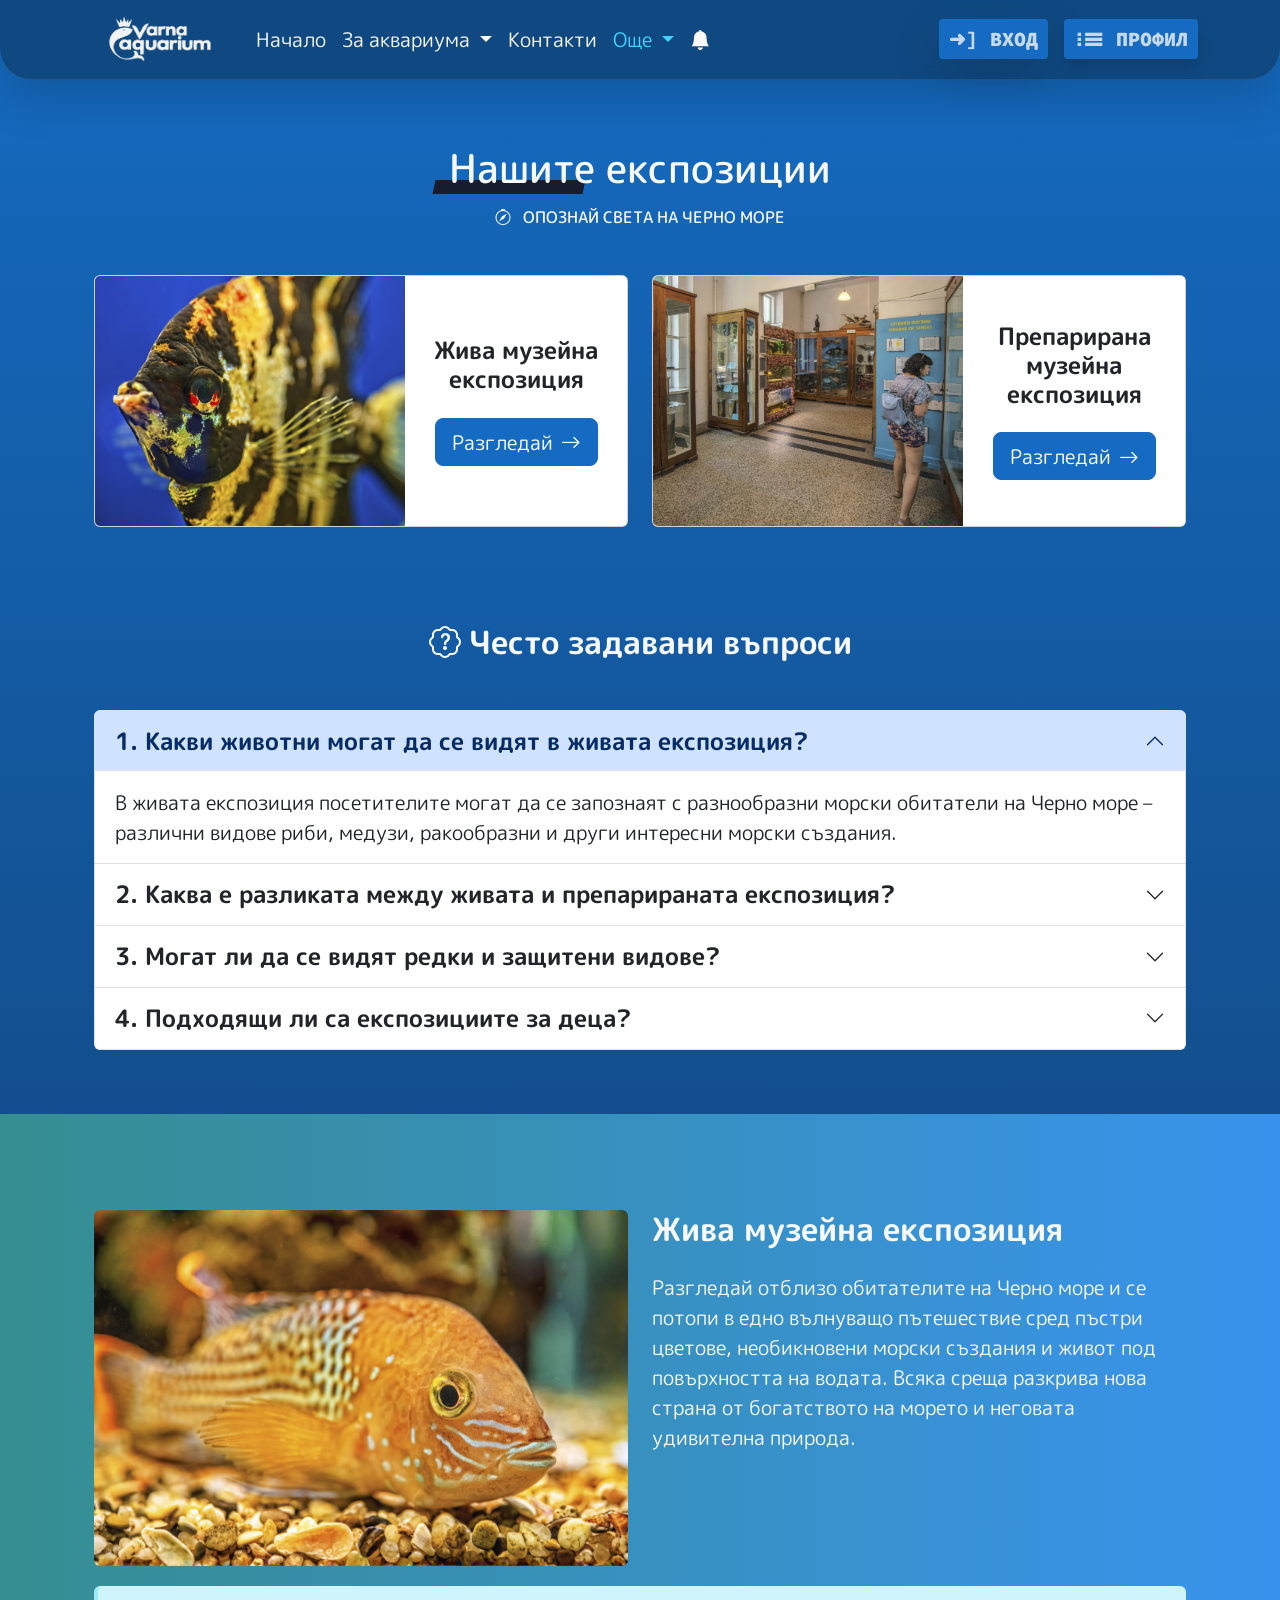
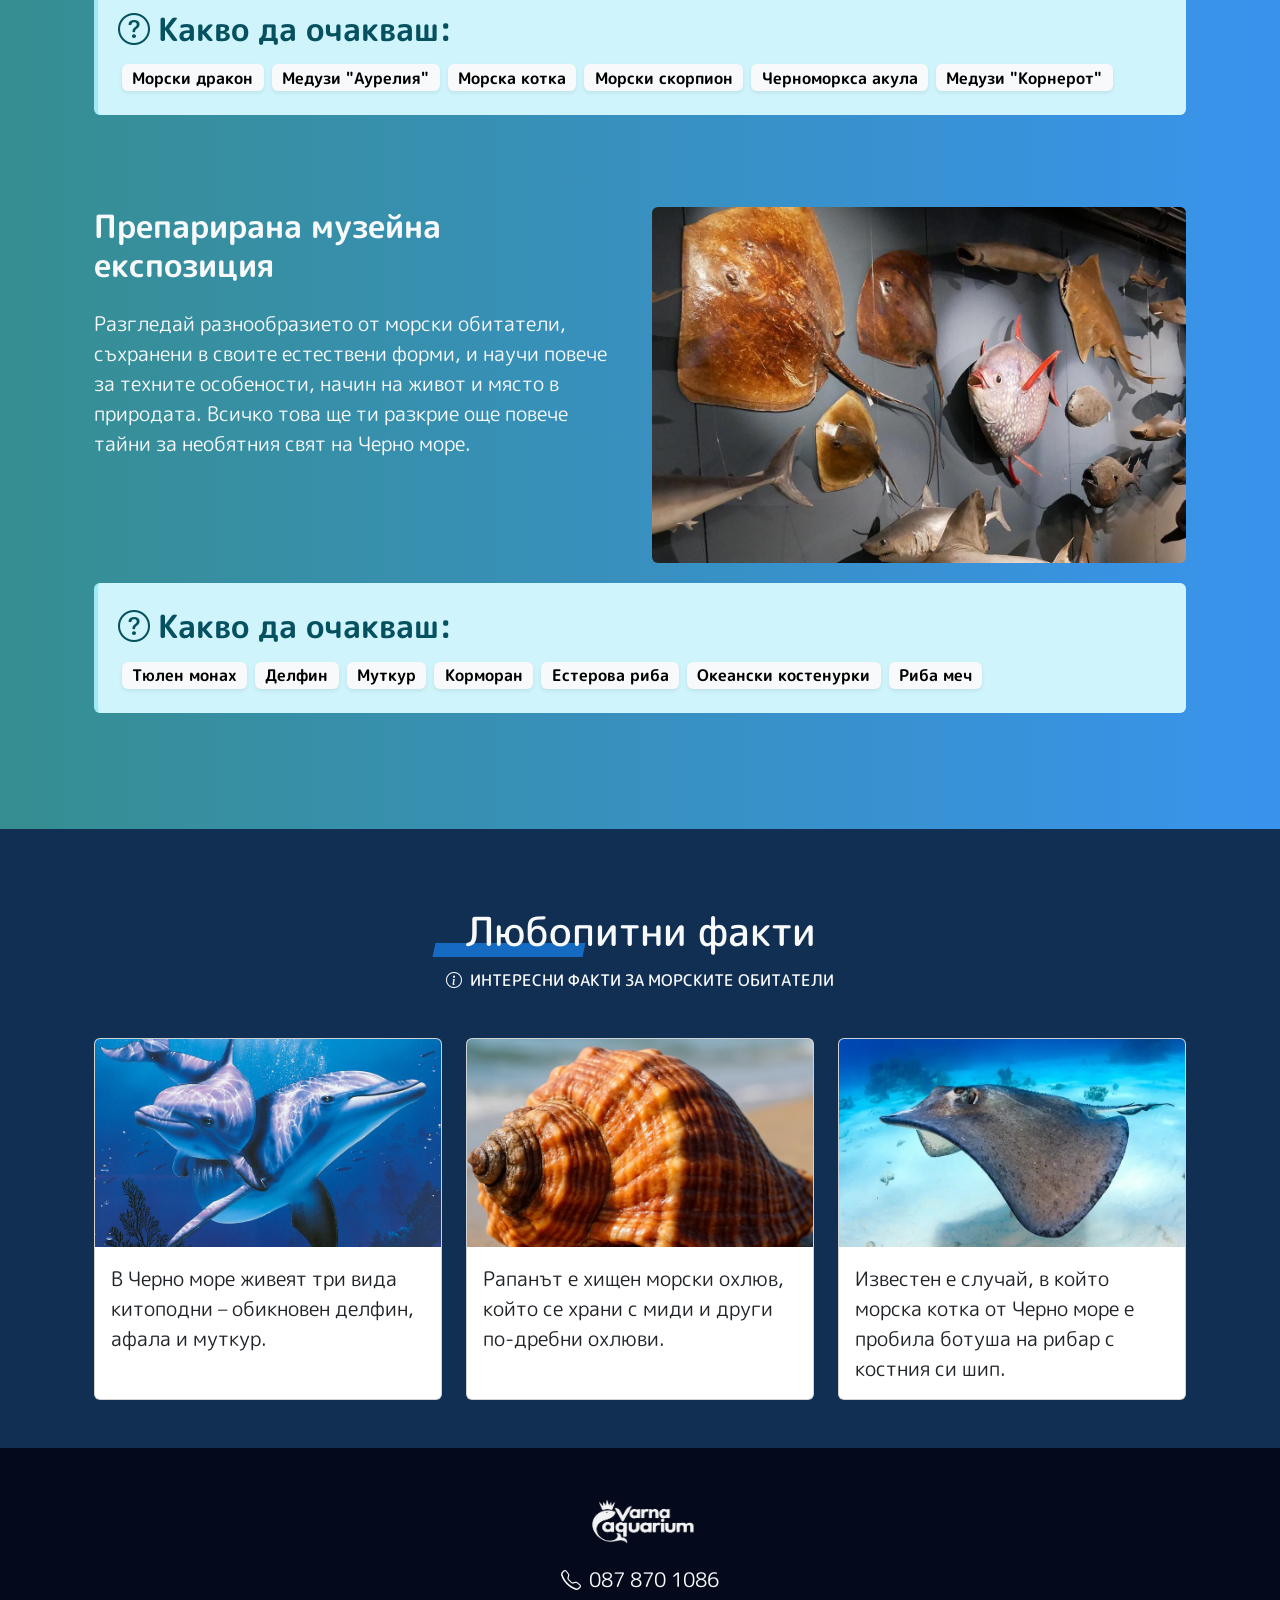
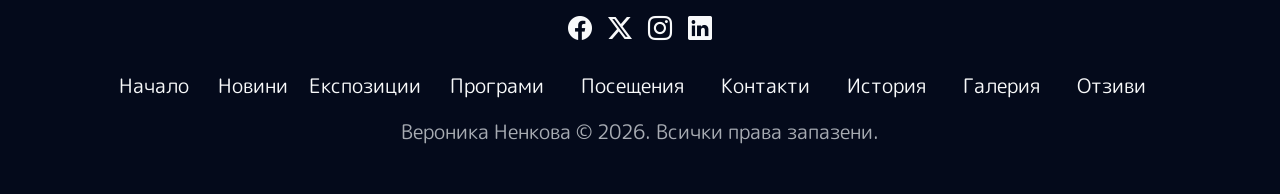
<file: expos.html>
<!doctype html>
<html lang="en">
  <head>
    <meta charset="utf-8">
    <meta name="viewport" content="width=device-width, initial-scale=1">
    <title>VarnaAquarium – Начало</title>
    <link href="https://cdn.jsdelivr.net/npm/bootstrap@5.3.8/dist/css/bootstrap.min.css" rel="stylesheet" integrity="sha384-sRIl4kxILFvY47J16cr9ZwB07vP4J8+LH7qKQnuqkuIAvNWLzeN8tE5YBujZqJLB" crossorigin="anonymous">
    <link rel="stylesheet" href="https://cdn.jsdelivr.net/npm/bootstrap-icons@1.13.2/font/bootstrap-icons.min.css">
    <link rel="icon" href="images/fish.png" type="image/x-icon">
    <link rel="preconnect" href="https://fonts.googleapis.com">
    <link rel="preconnect" href="https://fonts.gstatic.com" crossorigin>
    <link rel="stylesheet" href="style.css" rel="stylesheet">
    <link href="https://fonts.googleapis.com/css2?family=Bricolage+Grotesque:opsz,wght@12..96,200..800&family=M+PLUS+Rounded+1c&family=Montserrat:ital,wght@0,100..900;1,100..900&display=swap" rel="stylesheet">
  </head>
  <body> 
    <header>
      <!-- Navbar -->
      <nav class="navbar navbar-expand-lg navbar-light fixed-top mask-custom shadow-lg rounded rounded-5 rounded-top-0 px-2 py-3 px-sm-0 py-sm-0">
        <div class="container py-3 py-lg-2">
          <a class="navbar-brand" href="index.html"><img src="images/logo-1.webp" alt="Varna Aquarium" width="150px"></a>
          <button 
            class="navbar-toggler text-light" 
            type="button"  
            data-bs-toggle="collapse"
            data-bs-target="#navbarSupportedContent" 
            aria-controls="navbarSupportedContent" 
            aria-expanded="false"
            aria-label="Toggle navigation">
            <i class="bi bi-three-dots"></i>
          </button>
          <div class="collapse navbar-collapse justify-content-between" id="navbarSupportedContent">
            <ul class="navbar-nav me-auto">
              <li class="nav-item">
                <a class="nav-link text-light fs-5" href="index.html#hero">Начало</a>
              </li>
              <li class="nav-item dropdown">
                <a 
                  class="nav-link dropdown-toggle text-light fs-5" 
                  href="#" 
                  role="button" 
                  data-bs-toggle="dropdown" 
                  aria-expanded="false">
                  За аквариума
                </a>
                <ul class="dropdown-menu dropdown-menu-dark dark-menu dropdown-menu-start mt-0 mt-lg-4 mb-3 mb-lg-0 shadow-lg">
                  <li><a class="dropdown-item fs-5 text-light" href="index.html#about">История</a></li>
                  <li><a class="dropdown-item fs-5 text-light" href="index.html#gallery">Галерия</a></li>
                  <li><a class="dropdown-item fs-5 text-light" href="index.html#reviews">Отзиви</a></li>
                </ul>
              </li>
              <li class="nav-item">
                <a class="nav-link text-light fs-5" href="index.html#contacts">Контакти</a>
              </li>
              <li class="nav-item dropdown">
                <a 
                  class="nav-link dropdown-toggle text-light fs-5 active-link" 
                  href="#" 
                  role="button" 
                  data-bs-toggle="dropdown" 
                  aria-expanded="false">
                  Още
                </a>
                <ul class="dropdown-menu dropdown-menu-dark dark-menu dropdown-menu-start mt-0 mt-lg-4 mb-3 mb-lg-0 shadow-lg">
                  <li><a class="dropdown-item fs-5 text-light" href="news.html">Новини</a></li>
                  <li><a class="dropdown-item fs-5 text-light" href="#">Експозиции</a></li>
                  <li><a class="dropdown-item fs-5 text-light" href="#">Програми</a></li>
                  <li><a class="dropdown-item fs-5 text-light" href="#">Посещения</a></li>
                </ul>
              </li>
              <li class="nav-item">
                <a class="nav-link text-light fs-5" href="#" data-bs-toggle="offcanvas" data-bs-target="#offcanvasWithBothOptions" aria-controls="offcanvasWithBothOptions">
                  <i class="bi bi-bell-fill"></i>
                </a>
              </li>
            </ul>
            <div class="d-flex gap-3 mt-3 mt-lg-0">
              <button style="--content: '➜] Вход';"href="https://twitter.com/kamildyrek" class="animated shadow-lg" data-bs-toggle="modal" data-bs-target="#loginModal">
                <div class="left"></div>
                  ➜] Вход
                <div class="right"></div>
              </button>
              <button style="--content: '⫶☰ Профил';"href="https://twitter.com/kamildyrek" class="animated shadow">
                <div class="left"></div>
                  ⫶☰ Профил
                <div class="right"></div>
              </button>
            </div>  
          </div>
        </div>
      </nav>
      <!-- Navbar -->
    </header>

      <!--Section: Design Block-->
      
      <section class="dark-section">
      <!-- <div class="bg-grad2"> -->
        <div class="container pt-5 pb-3 px-4">
            <div class="text-center my-5">
                <h1 class="text-light mb-2 pt-5" id="expos-title">
                    Нашите експозиции
                </h1>
                <div class="h6 text-light">
                    <i class="bi bi-compass pe-2"></i>
                    ОПОЗНАЙ СВЕТА НА ЧЕРНО МОРЕ
                </div>
            </div>
            <div class="row g-4">
                <div class="col-md-6">
                    <div class="card h-100 overflow-hidden">
                        <div class="row g-0 h-100">
                            <div class="col-lg-7">
                                <img src="images/bg-left-col.webp"
                                     class="w-100 h-100 object-fit-cover"
                                     alt="Жива музейна експозиция"
                                     style="min-height: 250px;">
                            </div>
                            <div class="col-lg-5 d-flex align-items-center justify-content-center">
                                <div class="card-body text-center">
                                    <h5 class="card-title fw-bold h4">
                                        Жива музейна експозиция
                                    </h5>
                                    <a href="#expo1"
                                       class="btn btn-primary btn-lg mt-3">
                                        Разгледай<i class="bi bi-arrow-right ps-2"></i>
                                    </a>
                                </div>
                            </div>
                        </div>
                    </div>
                </div>
                <div class="col-md-6">
                    <div class="card h-100 overflow-hidden">
                        <div class="row g-0 h-100">
                            <div class="col-lg-7">
                                <img src="images/bg-right-col.webp"
                                     class="w-100 h-100 object-fit-cover"
                                     alt="Препарирана музейна експозиция"
                                     style="min-height: 250px;">
                            </div>
                            <div class="col-lg-5 d-flex align-items-center justify-content-center">
                                <div class="card-body text-center">
                                    <h5 class="card-title fw-bold h4">
                                        Препарирана музейна експозиция
                                    </h5>
                                    <a href="#expo2"
                                       class="btn btn-primary btn-lg mt-3">
                                        Разгледай<i class="bi bi-arrow-right ps-2"></i>
                                    </a>
                                </div>
                            </div>
                        </div>
                    </div>
                </div>
            </div>
            <h2 class="h2 mb-4 fw-bold mt-5 pt-5 pb-4 text-light text-center"><i class="bi bi-patch-question pe-2"></i>Често задавани въпроси</h2>
            <div class="accordion mt-4 mb-5" id="accordionExample">
              <div class="accordion-item">
                <h2 class="accordion-header">
                  <button class="accordion-button fs-4 fw-semibold" type="button" data-bs-toggle="collapse" data-bs-target="#collapseOne" aria-expanded="true" aria-controls="collapseOne">
                    1. Какви животни могат да се видят в живата експозиция?
                  </button>
                </h2>
                <div id="collapseOne" class="accordion-collapse collapse show" data-bs-parent="#accordionExample">
                  <div class="accordion-body fs-5">
                    В живата експозиция посетителите могат да се запознаят с разнообразни морски обитатели на Черно море – различни видове риби, медузи, ракообразни и други интересни морски създания.
                  </div>
                </div>
              </div>
              <div class="accordion-item">
                <h2 class="accordion-header">
                  <button class="accordion-button collapsed fs-4 fw-semibold" type="button" data-bs-toggle="collapse" data-bs-target="#collapseTwo" aria-expanded="false" aria-controls="collapseTwo">
                    2. Каква е разликата между живата и препарираната експозиция?
                  </button>
                </h2>
                <div id="collapseTwo" class="accordion-collapse collapse" data-bs-parent="#accordionExample">
                  <div class="accordion-body fs-5">
                    Живата експозиция представя морските обитатели в тяхната естествена среда, докато препарираната експозиция позволява да се разгледат отблизо техните външни особености, форма и структура.
                  </div>
                </div>
              </div>
              <div class="accordion-item">
                <h2 class="accordion-header">
                  <button class="accordion-button collapsed fs-4 fw-semibold" type="button" data-bs-toggle="collapse" data-bs-target="#collapseThree" aria-expanded="false" aria-controls="collapseThree">
                    3. Могат ли да се видят редки и защитени видове?
                  </button>
                </h2>
                <div id="collapseThree" class="accordion-collapse collapse" data-bs-parent="#accordionExample">
                  <div class="accordion-body fs-5">
                    Да, препарираната експозиция може да представя и редки или защитени видове, които имат важно значение за биоразнообразието на Черно море.
                  </div>
                </div>
              </div>
              <div class="accordion-item">
                <h2 class="accordion-header">
                  <button class="accordion-button collapsed fs-4 fw-semibold" type="button" data-bs-toggle="collapse" data-bs-target="#collapseFour" aria-expanded="false" aria-controls="collapseFour">
                    4. Подходящи ли са експозициите за деца?
                  </button>
                </h2>
                <div id="collapseFour" class="accordion-collapse collapse" data-bs-parent="#accordionExample">
                  <div class="accordion-body fs-5">
                    Разбира се! Експозициите предлагат интересна възможност за децата да научат повече за морския свят, неговите обитатели и необходимостта от опазване на природата.
                  </div>
                </div>
              </div>
            </div>
          </div>
        <!-- </div> -->
        <div class="bg-grad2">
          <div class="container py-5 px-4">
            <div class="row pb-4 pt-5 mb-lg-5 text-light align-items-start justify-content-center" id="expo1">
              <div class="col-lg-6 mb-4 mb-lg-0">
                <h2 class="h2 pb-5 fw-bold mt-4 mt-lg-0 d-lg-none text-center">Жива музейна експозиция</h2>
                <img src="images/expos1.webp" alt="Жива музейна експозиция" class="img-fluid rounded">
              </div>
              <div class="col-lg-6">
                <h2 class="h2 mb-4 fw-bold mt-4 mt-lg-0 d-none d-lg-block">Жива музейна експозиция</h2>
                <div class="fs-5 mb-lg-4 pb-lg-4" >
                  Разгледай отблизо обитателите на Черно море и се потопи в едно вълнуващо пътешествие сред пъстри цветове, необикновени морски създания и живот под повърхността на водата. Всяка среща разкрива нова страна от богатството на морето и неговата удивителна природа.
                </div>
                <div class="bd-callout bd-callout-info rounded py-4 d-none d-xxl-block">
                  <div class="h2 fw-bold mb-3"><i class="bi bi-question-circle pe-2"></i>Какво да очакваш:</div>
                  <div class="row gap-2 px-3">
                    <span class="badge text-bg-light fs-6 w-auto shadow-sm">Морски дракон</span>
                    <span class="badge text-bg-light fs-6 w-auto shadow-sm">Медузи "Аурелия"</span>
                    <span class="badge text-bg-light fs-6 w-auto shadow-sm">Морска котка</span>
                    <span class="badge text-bg-light fs-6 w-auto shadow-sm">Морски скорпион</span>
                    <span class="badge text-bg-light fs-6 w-auto shadow-sm">Черноморкса акула</span>
                    <span class="badge text-bg-light fs-6 w-auto shadow-sm">Медузи "Корнерот"</span>
                  </div>
                </div>
              </div>
              <div class="col-12 d-xxl-none">
                  <div class="bd-callout bd-callout-info rounded py-4">
                  <div class="h2 fw-bold mb-3"><i class="bi bi-question-circle pe-2"></i>Какво да очакваш:</div>
                  <div class="row gap-2 px-3">
                    <span class="badge text-bg-light fs-6 w-auto shadow-sm">Морски дракон</span>
                    <span class="badge text-bg-light fs-6 w-auto shadow-sm">Медузи "Аурелия"</span>
                    <span class="badge text-bg-light fs-6 w-auto shadow-sm">Морска котка</span>
                    <span class="badge text-bg-light fs-6 w-auto shadow-sm">Морски скорпион</span>
                    <span class="badge text-bg-light fs-6 w-auto shadow-sm">Черноморкса акула</span>
                    <span class="badge text-bg-light fs-6 w-auto shadow-sm">Медузи "Корнерот"</span>
                  </div>
                </div>
              </div>
            </div>
            <div class="row pb-5 text-light align-items-start justify-content-center" id="expo2">
              <div class="col-lg-6">
                <h2 class="h2 mb-4 fw-bold mt-4 mt-lg-0 d-none d-lg-block">Препарирана музейна експозиция</h2>
                <div class="fs-5 mb-lg-4 pb-lg-4 d-none d-lg-block" >
                  Разгледай разнообразието от морски обитатели, съхранени в своите естествени форми, и научи повече за техните особености, начин на живот и място в природата. Всичко това ще ти разкрие още повече тайни за необятния свят на Черно море.
                </div>
                <div class="bd-callout bd-callout-info rounded py-4 d-none d-xxl-block">
                  <div class="h2 fw-bold mb-3"><i class="bi bi-question-circle pe-2"></i>Какво да очакваш:</div>
                  <div class="row gap-2 px-3">
                    <span class="badge text-bg-light fs-6 w-auto shadow-sm">Тюлен монах</span>
                    <span class="badge text-bg-light fs-6 w-auto shadow-sm">Делфин</span>
                    <span class="badge text-bg-light fs-6 w-auto shadow-sm">Муткур</span>
                    <span class="badge text-bg-light fs-6 w-auto shadow-sm">Корморан</span>
                    <span class="badge text-bg-light fs-6 w-auto shadow-sm">Естерова риба</span>
                    <span class="badge text-bg-light fs-6 w-auto shadow-sm">Океански костенурки</span>
                    <span class="badge text-bg-light fs-6 w-auto shadow-sm">Риба меч</span>
                  </div>
                </div>
              </div>
              <div class="col-lg-6 mb-4 mb-lg-0">
                <h2 class="h2 pb-5 fw-bold mt-4 mt-lg-0 d-lg-none text-center">Препарирана музейна експозиция</h2>
                <img src="images/expos2.webp" alt="Препарирана музейна експозиция" class="img-fluid rounded">
              </div>
              <div class="col-12 d-xxl-none">
                <div class="fs-5 mb-lg-4 pb-lg-4 d-lg-none" >
                  Разгледай разнообразието от морски обитатели, съхранени в своите естествени форми, и научи повече за техните особености, начин на живот и място в природата. Всичко това ще ти разкрие още повече тайни за необятния свят на Черно море.
                </div>
                  <div class="bd-callout bd-callout-info rounded py-4">
                  <div class="h2 fw-bold mb-3"><i class="bi bi-question-circle pe-2"></i>Какво да очакваш:</div>
                  <div class="row gap-2 px-3">
                    <span class="badge text-bg-light fs-6 w-auto shadow-sm">Тюлен монах</span>
                    <span class="badge text-bg-light fs-6 w-auto shadow-sm">Делфин</span>
                    <span class="badge text-bg-light fs-6 w-auto shadow-sm">Муткур</span>
                    <span class="badge text-bg-light fs-6 w-auto shadow-sm">Корморан</span>
                    <span class="badge text-bg-light fs-6 w-auto shadow-sm">Естерова риба</span>
                    <span class="badge text-bg-light fs-6 w-auto shadow-sm">Океански костенурки</span>
                    <span class="badge text-bg-light fs-6 w-auto shadow-sm">Риба меч</span>
                  </div>
                </div>
              </div>
            </div>  
        </div>
      </div>
      </section>
      <div class="bg-navy1">
        <div class="container text-light py-5 px-4">
          <h2 class="h1 text-center mb-2" id="facts-title">Любопитни факти</h2>
          <div class="h6 text-center mb-5"><i class="bi bi-info-circle pe-2"></i>ИНТЕРЕСНИ ФАКТИ ЗА МОРСКИТЕ ОБИТАТЕЛИ</div>
          <div class="row g-4 align-items-stretch">
            <div class="col-lg-4">
              <div class="card h-100">
                <img src="images/faq1.webp" class="card-img-top" alt="делфини">
                <div class="card-body">
                  <p class="card-text fs-5">В Черно море живеят три вида китоподни – обикновен делфин, афала и муткур.</p>
                </div>
              </div>
            </div>
            <div class="col-lg-4">
              <div class="card h-100">
                <img src="images/faq2.webp" class="card-img-top" alt="рапан">
                <div class="card-body">
                  <p class="card-text fs-5">Рапанът е хищен морски охлюв, който се храни с миди и други по-дребни охлюви.</p>
                </div>
              </div>
            </div>
            <div class="col-lg-4">
              <div class="card h-100">
                <img src="images/faq3.webp" class="card-img-top" alt="морска котка">
                <div class="card-body fs-5">
                  <p class="card-text">Известен е случай, в който морска котка от Черно море е пробила ботуша на рибар с костния си шип.</p>
                </div>
              </div>
            </div>
          </div>
        </div>
      </div>
    <main>
      
    </main>
    <footer class="bg-navy text-light mt-auto py-5" data-bs-theme="dark">
      <div class="container text-center">
        <a class="" href="index.html"><img src="images/logo-1.webp" alt="Varna Aquarium" width="150px"></a>
        <div class="mt-3 fs-5"><i class="bi bi-telephone pe-2"></i>087 870 1086</div>
        <div class="d-flex justify-content-center gap-3 mb-4 fs-4 mt-3">
          <a class="link-light" href="#" aria-label="Facebook"><i class="bi bi-facebook"></i></a>
          <a class="link-light" href="#" aria-label="X (Twitter)"><i class="bi bi-twitter-x"></i></a>
          <a class="link-light" href="#" aria-label="Instagram"><i class="bi bi-instagram"></i></a>
          <a class="link-light" href="#" aria-label="LinkedIn"><i class="bi bi-linkedin"></i></a>
        </div>
        <ul class="list-inline mb-3 fs-5 d-none d-lg-block">
          <li class="list-inline-item"><a class="link-light text-decoration-none" href="index.html#hero">Начало</a></li>
          <li class="list-inline-item mx-3"><a class="link-light text-decoration-none" href="news.html">Новини</a></li>
          <li class="list-inline-item"><a class="link-light text-decoration-none" href="expos.html">Експозиции</a></li>
          <li class="list-inline-item mx-3"><a class="link-light text-decoration-none" href="#">Програми</a></li>
          <li class="list-inline-item mx-3"><a class="link-light text-decoration-none" href="#">Посещения</a></li>
          <li class="list-inline-item mx-3"><a class="link-light text-decoration-none" href="index.html#contacts">Контакти</a></li>
          <li class="list-inline-item mx-3"><a class="link-light text-decoration-none" href="index.html#about">История</a></li>
          <li class="list-inline-item mx-3"><a class="link-light text-decoration-none" href="index.html#gallery">Галерия</a></li>
          <li class="list-inline-item mx-3"><a class="link-light text-decoration-none" href="index.html#reviews">Отзиви</a></li>
        </ul>
        <div class="row d-lg-none mb-4">
          <div class="col-6 col-sm-4 mb-3"><a class="link-light text-decoration-none" href="index.html#hero">Начало</a></div>
          <div class="col-6 col-sm-4 mb-3"><a class="link-light text-decoration-none" href="news.html">Новини</a></div>
          <div class="col-6 col-sm-4 mb-3"><a class="link-light text-decoration-none" href="expos.html">Експозиции</a></div>
          <div class="col-6 col-sm-4 mb-3"><a class="link-light text-decoration-none" href="#">Програми</a></div>
          <div class="col-6 col-sm-4 mb-3"><a class="link-light text-decoration-none" href="#">Посещения</a></div>
          <div class="col-6 col-sm-4 mb-3"><a class="link-light text-decoration-none" href="index.html#contacts">Контакти</a></div>
          <div class="col-6 col-sm-4 mb-3"><a class="link-light text-decoration-none" href="index.html#about">История</a></div>
          <div class="col-6 col-sm-4 mb-3"><a class="link-light text-decoration-none" href="index.html#gallery">Галерия</a></div>
          <div class="col-6 col-sm-4"><a class="link-light text-decoration-none" href="index.html#reviews">Отзиви</a></div>
        </div>
        <span class="text-body-secondary fs-5">Вероника Ненкова &copy; 2026. Всички права запазени.</span>
      </div>
    </footer>


    <div class="offcanvas offcanvas-start border-white rounded rounded-5 rounded-start-0" data-bs-scroll="true" tabindex="-1" id="offcanvasWithBothOptions" aria-labelledby="offcanvasWithBothOptionsLabel">
      <div class="offcanvas-header">
        <h5 class="offcanvas-title h3 text-light" id="offcanvasWithBothOptionsLabel"><i class="bi bi-bell-fill pe-2"></i>Моите известия</h5>
        <button type="button" class="btn-close btn-close-white" data-bs-dismiss="offcanvas" aria-label="Close"></button>
      </div>
      <div class="offcanvas-body">
        <div class="card mb-3">
          <div class="card-body fw-semibold">
            Благодарим ти за оставения отзив! Твоето мнение е важно за нас.
          </div>
          <div class="card-footer text-end">
            <small class="fw-semibold">От Администратор, 20.11.2026 г.</small>
          </div>
        </div>
        <div class="card mb-3">
          <div class="card-body fw-semibold">
            Беше извършено влизане във твоя профил от ново устройство. Ако това си бил ти, не е нужно да предприемаш никакви действия.
          </div>
          <div class="card-footer text-end">
            <small class="fw-semibold">От Система, 16.11.2026 г.</small>
          </div>
        </div>
        <div class="card">
          <div class="card-body fw-semibold">
            Добре дошъл на борда на VarnaAquarium! Можеш лесно да преглеждаш историята на своите посещения, наличните си ваучери, както и да ни изпращаш снимки през твоя профил.
          </div>
          <div class="card-footer text-end">
            <small class="fw-semibold">От Система, 14.11.2026 г.</small>
          </div>
        </div>
      </div>
    </div>

    <div class="modal fade" id="loginModal" tabindex="-1">
    <div class="modal-dialog">
      <div class="modal-content fs-5">
        <div class="modal-header grad-modal">
          <h5 class="modal-title text-light fw-bold">Данни за вход</h5>
          <button type="button" class="btn-close btn-close-white" data-bs-dismiss="modal"></button>
        </div>
        <div class="modal-body">
          <form>
            <div class="container">
            <div class="mb-3">
              <label class="form-label">Имейл адрес</label>
              <div class="input-group">
                <input type="email" class="form-control fw-semibold" placeholder="Въведи своя имейл адрес">
                <span class="input-group-text">
                    <i class="bi bi-envelope"></i>
                  </span>
              </div>
            </div>
            <div class="mb-3">
              <label class="form-label">Парола</label>
              <div class="input-group">
                <input type="password" class="form-control fw-semibold" placeholder="Въведи своята парола">
                <span class="input-group-text password-toggle">
                   <i class="bi bi-lock"></i>
                  </span>
              </div>
            </div>
            <div class="form-check">
              <div class="row justify-content-between">
                <div class="col-6">
                  <input type="checkbox" class="form-check-input" id="remember">
                  <label class="form-check-label" for="remember">Запомни ме</label>
                </div>
                <div class="col-6 text-end">
                  <a href="#" class="text-decoration-none">Забравена парола?</a>
                </div>
              </div>
            </div>
            <button type="submit" class="btn btn-primary w-100 fs-5 my-3 fw-bold"><i class="bi bi-box-arrow-in-right pe-2"></i>ВПИШИ СЕ</button>
            <div class="text-center mb-3">
              <span>или влез с</span>
            </div>
            <div class="d-flex gap-2 justify-content-center">
                <button type="button" class="btn btn-outline-primary fw-semibold">
                  <i class="bi bi-google pe-2"></i>Google
                </button>
                <button type="button" class="btn btn-outline-primary fw-semibold">
                  <i class="bi bi-facebook pe-2"></i>Facebook
                </button>
            </div>
            <div class="register-link text-center mt-3">
              Нямаш акаунт? <a href="#" class="text-decoration-none" data-bs-toggle="modal" data-bs-target="#regModal">Регистрирай се сега!</a>
            </div>
          </div>
          </form>
        </div>
      </div>
    </div>
  </div>

  <div class="modal fade" id="regModal" tabindex="-1">
    <div class="modal-dialog">
      <div class="modal-content fs-5">
        <div class="modal-header grad-modal">
          <h5 class="modal-title text-light fw-bold">Регистрация</h5>
          <button type="button" class="btn-close btn-close-white" data-bs-dismiss="modal"></button>
        </div>
        <div class="modal-body">
          <form>
            <div class="container">
            <div class="mb-3">
              <label class="form-label">Имейл адрес</label>
              <div class="input-group">
                <input type="email" class="form-control fw-semibold" placeholder="Въведи своя имейл адрес">
                <span class="input-group-text">
                    <i class="bi bi-envelope"></i>
                  </span>
              </div>
            </div>
            <div class="mb-3">
              <label class="form-label">Парола</label>
              <div class="input-group">
                <input type="password" class="form-control fw-semibold" placeholder="Въведи своята парола">
                <span class="input-group-text password-toggle">
                   <i class="bi bi-lock"></i>
                  </span>
              </div>
            </div>
            <div class="mb-3">
              <label class="form-label">Повтори паролата</label>
              <div class="input-group">
                <input type="password" class="form-control fw-semibold" placeholder="Повтори своята парола">
                <span class="input-group-text password-toggle">
                   <i class="bi bi-shield-lock"></i>
                  </span>
              </div>
            </div>
            <button type="submit" class="btn btn-primary w-100 fs-5 my-3 fw-bold"><i class="bi bi-person-plus pe-2"></i>РЕГИСТРИРАЙ СЕ</button>
            <div class="alert alert-info small fs-6 fw-semibold"><i class="bi bi-exclamation-triangle pe-2"></i>След регистрация ще ти бъде изпратен имейл с линк за потвърждение. Последвай линка и ще имаш пълен достъп до акаунта си!</div>
            <div class="register-link text-center mt-3">
              Вече имаш акаунт? <a href="#" class="text-decoration-none" data-bs-toggle="modal" data-bs-target="#loginModal">Влез сега!</a>
            </div>
          </div>
          </form>
        </div>
      </div>
    </div>
  </div>
    <script src="https://cdn.jsdelivr.net/npm/bootstrap@5.3.8/dist/js/bootstrap.bundle.min.js" integrity="sha384-FKyoEForCGlyvwx9Hj09JcYn3nv7wiPVlz7YYwJrWVcXK/BmnVDxM+D2scQbITxI" crossorigin="anonymous"></script>
    <script>
        const fishes = document.querySelectorAll('.fishes, .fish-extra');

        fishes.forEach((fish, index) => {
            let start = performance.now();

            function swim(time) {
                const elapsed = (time - start) / 1000;
                const speed = index === 0 ? 1 : 1.3;
                const distance = index === 0 ? 8 : 12;

                const x = Math.sin(elapsed * speed) * distance;
                const y = Math.cos(elapsed * speed * 0.7) * 6;
                const rotation = Math.sin(elapsed * speed) * 3;

                fish.style.transform =
                    `translate(${x}px, ${y}px) rotate(${rotation}deg)`;

                requestAnimationFrame(swim);
            }

            requestAnimationFrame(swim);
        });

        document.querySelectorAll('.fish-img').forEach(img => {
          let original = img.src;

          img.addEventListener('mouseenter', (e) => {
            e.target.src = e.target.dataset.img;
          });

          img.addEventListener('mouseleave', (e) => {
            e.target.src = original;
          });
        });

    </script>
  </body>
</html>
</file>
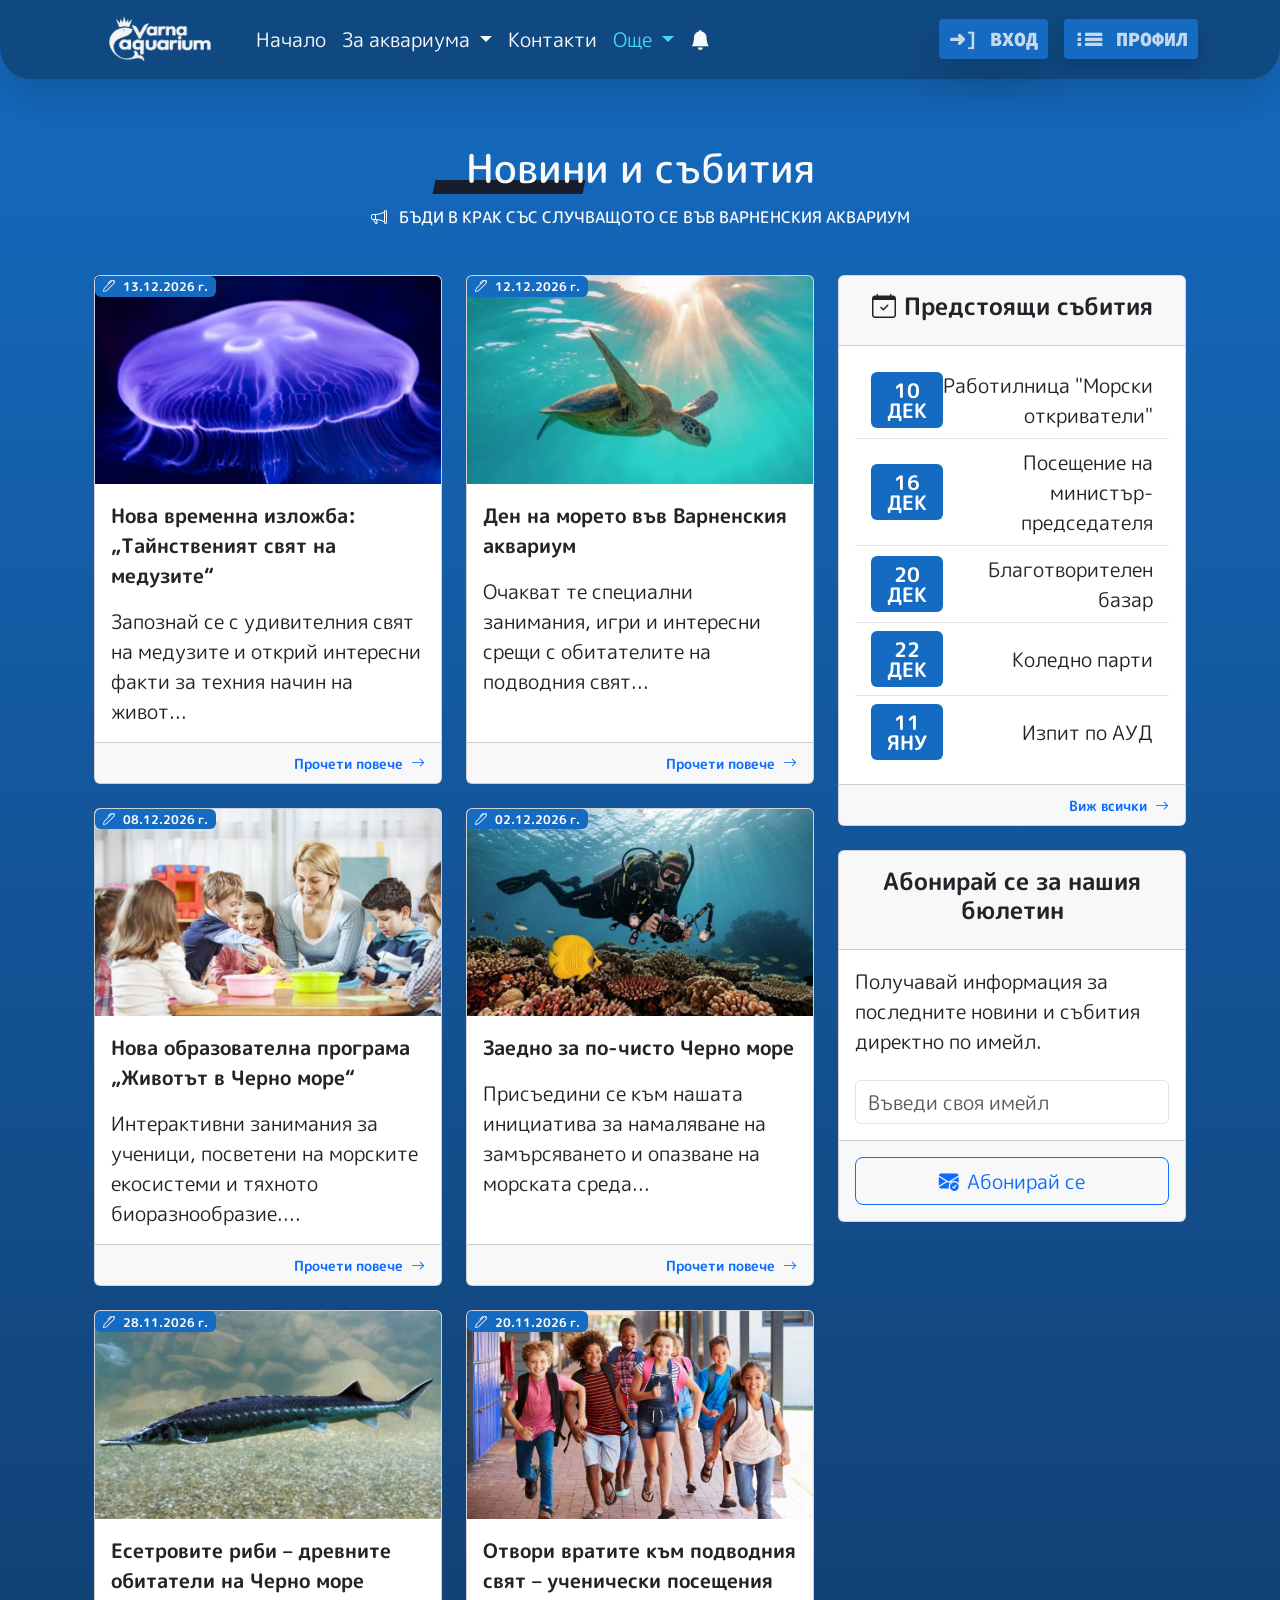
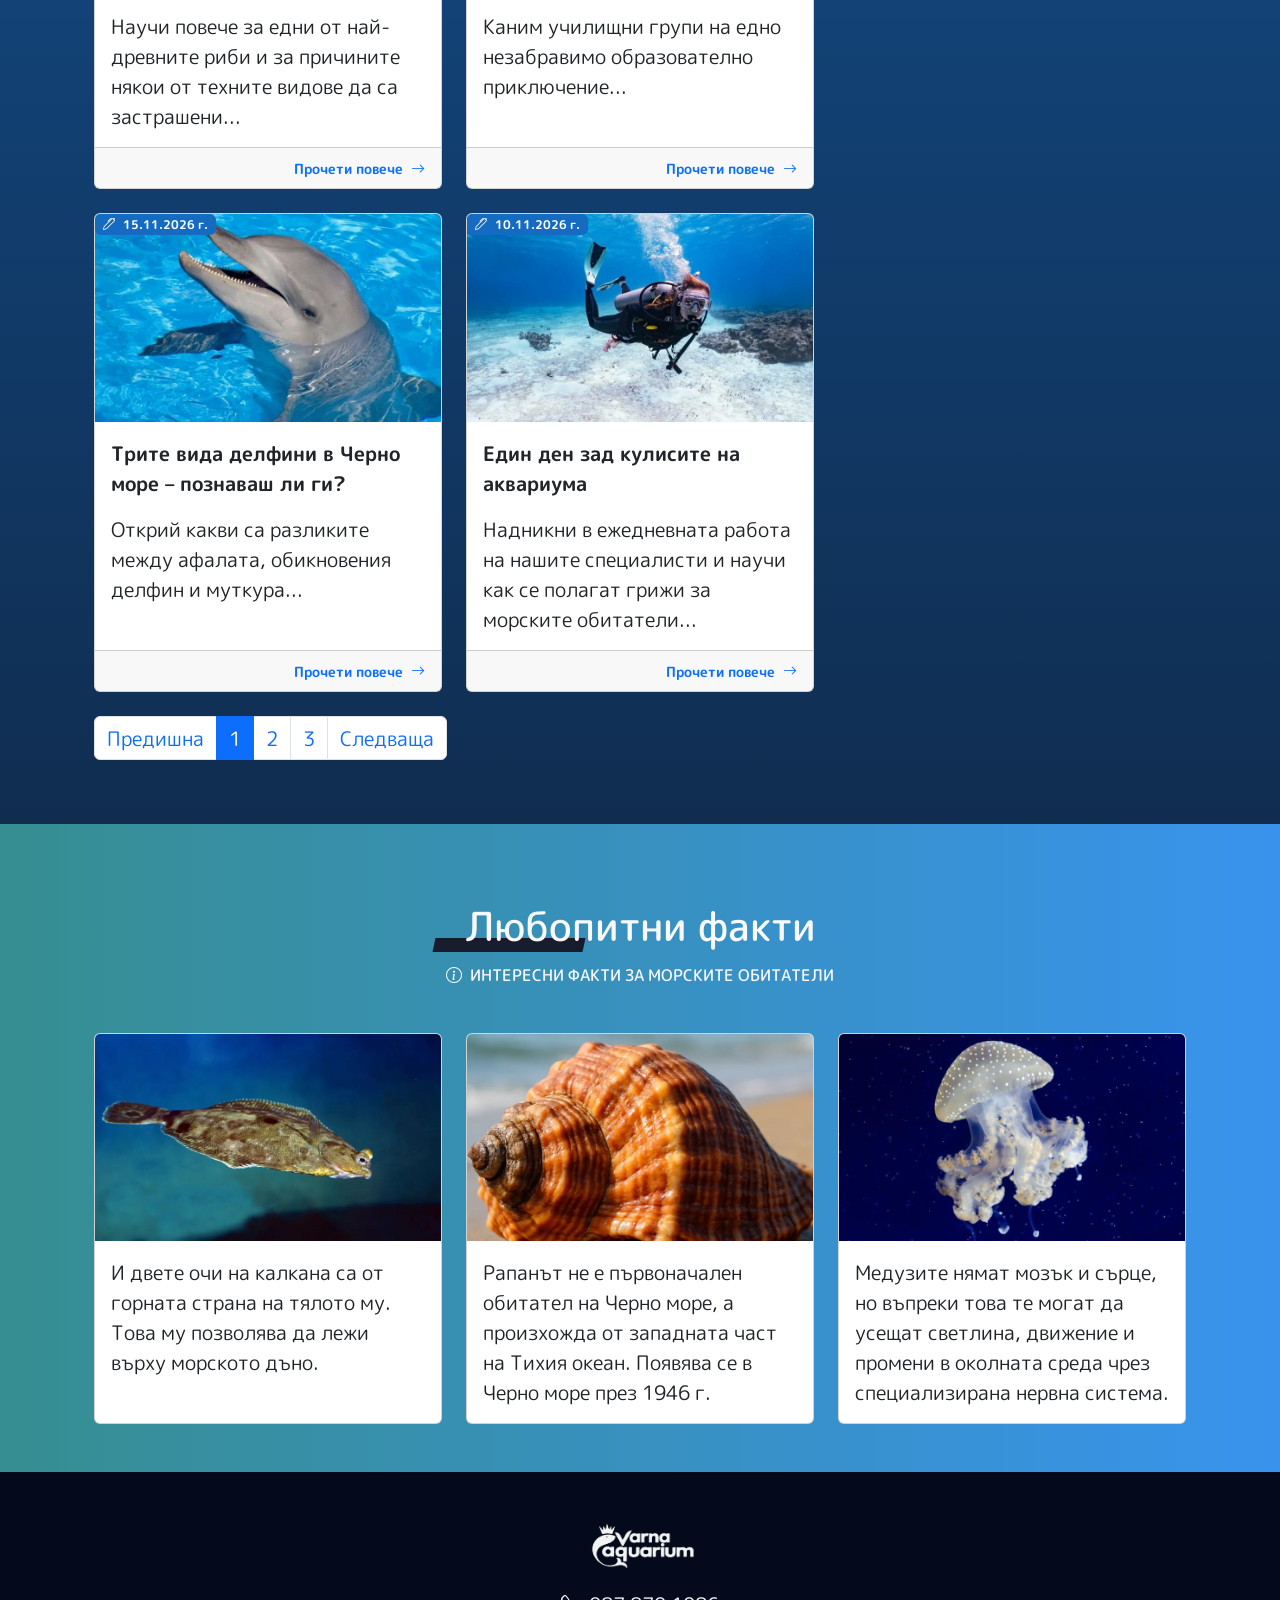
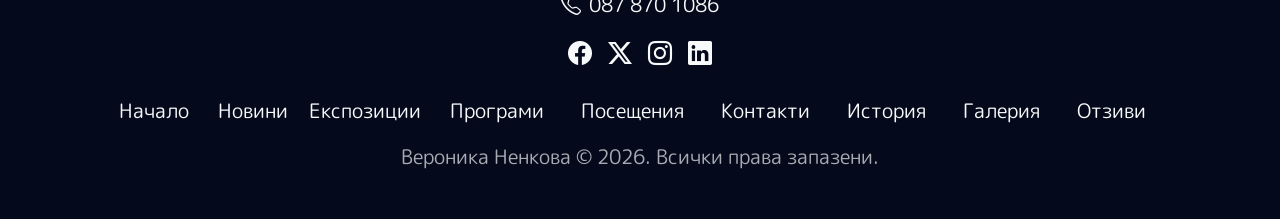
<file: news.html>
<!doctype html>
<html lang="en">
  <head>
    <meta charset="utf-8">
    <meta name="viewport" content="width=device-width, initial-scale=1">
    <title>VarnaAquarium – Начало</title>
    <link href="https://cdn.jsdelivr.net/npm/bootstrap@5.3.8/dist/css/bootstrap.min.css" rel="stylesheet" integrity="sha384-sRIl4kxILFvY47J16cr9ZwB07vP4J8+LH7qKQnuqkuIAvNWLzeN8tE5YBujZqJLB" crossorigin="anonymous">
    <link rel="stylesheet" href="https://cdn.jsdelivr.net/npm/bootstrap-icons@1.13.2/font/bootstrap-icons.min.css">
    <link rel="icon" href="images/fish.png" type="image/x-icon">
    <link rel="preconnect" href="https://fonts.googleapis.com">
    <link rel="preconnect" href="https://fonts.gstatic.com" crossorigin>
    <link rel="stylesheet" href="style.css" rel="stylesheet">
    <link href="https://fonts.googleapis.com/css2?family=Bricolage+Grotesque:opsz,wght@12..96,200..800&family=M+PLUS+Rounded+1c&family=Montserrat:ital,wght@0,100..900;1,100..900&display=swap" rel="stylesheet">
  </head>
  <body> 
    <header>
      <!-- Navbar -->
      <nav class="navbar navbar-expand-lg navbar-light fixed-top mask-custom shadow-lg rounded rounded-5 rounded-top-0 px-2 py-3 px-sm-0 py-sm-0">
        <div class="container py-3 py-lg-2">
          <a class="navbar-brand" href="index.html"><img src="images/logo-1.webp" alt="Varna Aquarium" width="150px"></a>
          <button 
            class="navbar-toggler text-light" 
            type="button"  
            data-bs-toggle="collapse"
            data-bs-target="#navbarSupportedContent" 
            aria-controls="navbarSupportedContent" 
            aria-expanded="false"
            aria-label="Toggle navigation">
            <i class="bi bi-three-dots"></i>
          </button>
          <div class="collapse navbar-collapse justify-content-between" id="navbarSupportedContent">
            <ul class="navbar-nav me-auto">
              <li class="nav-item">
                <a class="nav-link text-light fs-5" href="index.html#hero">Начало</a>
              </li>
              <li class="nav-item dropdown">
                <a 
                  class="nav-link dropdown-toggle text-light fs-5" 
                  href="#" 
                  role="button" 
                  data-bs-toggle="dropdown" 
                  aria-expanded="false">
                  За аквариума
                </a>
                <ul class="dropdown-menu dropdown-menu-dark dark-menu dropdown-menu-start mt-0 mt-lg-4 mb-3 mb-lg-0 shadow-lg">
                  <li><a class="dropdown-item fs-5 text-light" href="index.html#about">История</a></li>
                  <li><a class="dropdown-item fs-5 text-light" href="index.html#gallery">Галерия</a></li>
                  <li><a class="dropdown-item fs-5 text-light" href="index.html#reviews">Отзиви</a></li>
                </ul>
              </li>
              <li class="nav-item">
                <a class="nav-link text-light fs-5" href="index.html#contacts">Контакти</a>
              </li>
              <li class="nav-item dropdown">
                <a 
                  class="nav-link dropdown-toggle text-light fs-5 active-link" 
                  href="#" 
                  role="button" 
                  data-bs-toggle="dropdown" 
                  aria-expanded="false">
                  Още
                </a>
                <ul class="dropdown-menu dropdown-menu-dark dark-menu dropdown-menu-start mt-0 mt-lg-4 mb-3 mb-lg-0 shadow-lg">
                  <li><a class="dropdown-item fs-5 text-light" href="news.html">Новини</a></li>
                  <li><a class="dropdown-item fs-5 text-light" href="expos.html">Експозиции</a></li>
                  <li><a class="dropdown-item fs-5 text-light" href="#">Програми</a></li>
                  <li><a class="dropdown-item fs-5 text-light" href="#">Посещения</a></li>
                </ul>
              </li>
              <li class="nav-item">
                <a class="nav-link text-light fs-5" href="#" data-bs-toggle="offcanvas" data-bs-target="#offcanvasWithBothOptions" aria-controls="offcanvasWithBothOptions">
                  <i class="bi bi-bell-fill"></i>
                </a>
              </li>
            </ul>
            <div class="d-flex gap-3 mt-3 mt-lg-0">
              <button style="--content: '➜] Вход';"href="https://twitter.com/kamildyrek" class="animated shadow-lg" data-bs-toggle="modal" data-bs-target="#loginModal">
                <div class="left"></div>
                  ➜] Вход
                <div class="right"></div>
              </button>
              <button style="--content: '⫶☰ Профил';"href="https://twitter.com/kamildyrek" class="animated shadow">
                <div class="left"></div>
                  ⫶☰ Профил
                <div class="right"></div>
              </button>
            </div>  
          </div>
        </div>
      </nav>
      <!-- Navbar -->
    </header>

      <!--Section: Design Block-->
      
      <section class="dark-section">
      <!-- <div class="bg-grad2"> -->
        <div class="container py-5 px-4">
            <div class="text-center my-5">
                <h1 class="text-light mb-2 pt-5" id="expos-title">
                    Новини и събития
                </h1>
                <div class="h6 text-light">
                    <i class="bi bi-megaphone pe-2"></i>
                    БЪДИ В КРАК СЪС СЛУЧВАЩОТО СЕ ВЪВ ВАРНЕНСКИЯ АКВАРИУМ
                </div>
            </div>
            <div class="row">
                <div class="col-lg-8">
                  <div class="row g-4 align-items-stretch">
                    <div class="col-xl-6">
                      <div class="card position-relative h-100">
                        <img src="images/news1.webp" class="card-img-top" alt="медуза">
                        <div class="card-body">
                          <div class="fw-bold fs-5 pb-3">Нова временна изложба: „Тайнственият свят на медузите“</div>
                          <p class="card-text fs-5">Запознай се с удивителния свят на медузите и открий интересни факти за техния начин на живот...</p>
                        </div>
                        <div class="card-footer">
                          <div class="text-end">
                            <small class="fw-semibold"><a href="" class="text-decoration-none">Прочети повече<i class="bi bi-arrow-right ps-2"></i></a></small>
                          </div>
                        </div>
                        <span class="badge position-absolute top-0 blue-badge"><i class="bi bi-pen pe-2"></i>13.12.2026 г.</span>
                      </div>
                    </div>
                    <div class="col-xl-6">
                      <div class="card position-relative h-100">
                        <img src="images/news2.webp" class="card-img-top" alt="морска костенурка">
                        <div class="card-body">
                          <div class="fw-bold fs-5 pb-3">Ден на морето във Варненския аквариум</div>
                          <p class="card-text fs-5">Очакват те специални занимания, игри и интересни срещи с обитателите на подводния свят...</p>
                        </div>
                        <div class="card-footer">
                          <div class="text-end">
                            <small class="fw-semibold"><a href="" class="text-decoration-none">Прочети повече<i class="bi bi-arrow-right ps-2"></i></a></small>
                          </div>
                        </div>
                        <span class="badge position-absolute top-0 blue-badge"><i class="bi bi-pen pe-2"></i>12.12.2026 г.</span>
                      </div>
                    </div>
                  </div>
                  <div class="row mt-4 align-items-stretch">
                    <div class="col-xl-6 mb-4 mb-xl-0">
                      <div class="card position-relative h-100">
                        <img src="images/news3.webp" class="card-img-top" alt="образователна програма">
                        <div class="card-body">
                          <div class="fw-bold fs-5 pb-3">Нова образователна програма „Животът в Черно море“</div>
                          <p class="card-text fs-5">Интерактивни занимания за ученици, посветени на морските екосистеми и тяхното биоразнообразие....</p>
                        </div>
                        <div class="card-footer">
                          <div class="text-end">
                            <small class="fw-semibold"><a href="" class="text-decoration-none">Прочети повече<i class="bi bi-arrow-right ps-2"></i></a></small>
                          </div>
                        </div>
                        <span class="badge position-absolute top-0 blue-badge"><i class="bi bi-pen pe-2"></i>08.12.2026 г.</span>
                      </div>
                    </div>
                    <div class="col-xl-6">
                      <div class="card position-relative h-100">
                        <img src="images/news4.webp" class="card-img-top" alt="водолаз">
                        <div class="card-body">
                          <div class="fw-bold fs-5 pb-3">Заедно за по-чисто Черно море</div>
                          <p class="card-text fs-5">Присъедини се към нашата инициатива за намаляване на замърсяването и опазване на морската среда...</p>
                        </div>
                        <div class="card-footer">
                          <div class="text-end">
                            <small class="fw-semibold"><a href="" class="text-decoration-none">Прочети повече<i class="bi bi-arrow-right ps-2"></i></a></small>
                          </div>
                        </div>
                        <span class="badge position-absolute top-0 blue-badge"><i class="bi bi-pen pe-2"></i>02.12.2026 г.</span>
                      </div>
                    </div>
                  </div>
                  <div class="row mt-4 align-items-stretch">
                    <div class="col-xl-6 mb-4 mb-xl-0">
                      <div class="card position-relative h-100">
                        <img src="images/news5.webp" class="card-img-top" alt="естер">
                        <div class="card-body">
                          <div class="fw-bold fs-5 pb-3">Есетровите риби – древните обитатели на Черно море</div>
                          <p class="card-text fs-5">Научи повече за едни от най-древните риби и за причините някои от техните видове да са застрашени...</p>
                        </div>
                        <div class="card-footer">
                          <div class="text-end">
                            <small class="fw-semibold"><a href="" class="text-decoration-none">Прочети повече<i class="bi bi-arrow-right ps-2"></i></a></small>
                          </div>
                        </div>
                        <span class="badge position-absolute top-0 blue-badge"><i class="bi bi-pen pe-2"></i>28.11.2026 г.</span>
                      </div>
                    </div>
                    <div class="col-xl-6">
                      <div class="card position-relative h-100">
                        <img src="images/news6.webp" class="card-img-top" alt="ученици">
                        <div class="card-body">
                          <div class="fw-bold fs-5 pb-3">Отвори вратите към подводния свят – ученически посещения</div>
                          <p class="card-text fs-5">Каним училищни групи на едно незабравимо образователно приключение...</p>
                        </div>
                        <div class="card-footer">
                          <div class="text-end">
                            <small class="fw-semibold"><a href="" class="text-decoration-none">Прочети повече<i class="bi bi-arrow-right ps-2"></i></a></small>
                          </div>
                        </div>
                        <span class="badge position-absolute top-0 blue-badge"><i class="bi bi-pen pe-2"></i>20.11.2026 г.</span>
                      </div>
                    </div>
                  </div>
                  <div class="row mt-4 align-items-stretch">
                    <div class="col-xl-6 mb-4 mb-xl-0">
                      <div class="card position-relative h-100">
                        <img src="images/news7.webp" class="card-img-top" alt="делфин">
                        <div class="card-body">
                          <div class="fw-bold fs-5 pb-3">Трите вида делфини в Черно море – познаваш ли ги?</div>
                          <p class="card-text fs-5">Открий какви са разликите между афалата, обикновения делфин и муткура...</p>
                        </div>
                        <div class="card-footer">
                          <div class="text-end">
                            <small class="fw-semibold"><a href="" class="text-decoration-none">Прочети повече<i class="bi bi-arrow-right ps-2"></i></a></small>
                          </div>
                        </div>
                        <span class="badge position-absolute top-0 blue-badge"><i class="bi bi-pen pe-2"></i>15.11.2026 г.</span>
                      </div>
                    </div>
                    <div class="col-xl-6">
                      <div class="card position-relative h-100">
                        <img src="images/news8.webp" class="card-img-top" alt="водолаз">
                        <div class="card-body">
                          <div class="fw-bold fs-5 pb-3">Един ден зад кулисите на аквариума</div>
                          <p class="card-text fs-5">Надникни в ежедневната работа на нашите специалисти и научи как се полагат грижи за морските обитатели...</p>
                        </div>
                        <div class="card-footer">
                          <div class="text-end">
                            <small class="fw-semibold"><a href="" class="text-decoration-none">Прочети повече<i class="bi bi-arrow-right ps-2"></i></a></small>
                          </div>
                        </div>
                        <span class="badge position-absolute top-0 blue-badge"><i class="bi bi-pen pe-2"></i>10.11.2026 г.</span>
                      </div>
                    </div>
                  </div>
                </div>
                <div class="col-lg-4 mt-4 mt-lg-0">
                  <div class="card mb-4">
                    <div class="card-header">
                      <div class="h4 fw-bold text-center py-2"><i class="bi bi-calendar-check pe-2"></i>Предстоящи събития</div>
                    </div>
                      <div class="card-body">
                        <ul class="list-group list-group-flush">
                          <li class="list-group-item">
                            <div class="d-flex justify-content-between align-items-center">
                              <div><span class="badge blue-badge py-2 px-3 fs-5">10 <br> ДЕК</span></div>
                              <div class="fs-5 text-end">Работилница "Морски откриватели"</div>
                            </div>
                          </li>
                          <li class="list-group-item">
                            <div class="d-flex justify-content-between align-items-center">
                              <div><span class="badge blue-badge py-2 px-3 fs-5">16 <br> ДЕК</span></div>
                              <div class="fs-5 text-end">Посещение на министър-председателя</div>
                            </div>
                          </li>
                          <li class="list-group-item">
                            <div class="d-flex justify-content-between align-items-center">
                              <div><span class="badge blue-badge py-2 px-3 fs-5">20 <br> ДЕК</span></div>
                              <div class="fs-5 text-end">Благотворителен базар</div>
                            </div>
                          </li>
                          <li class="list-group-item">
                            <div class="d-flex justify-content-between align-items-center">
                              <div><span class="badge blue-badge py-2 px-3 fs-5">22 <br> ДЕК</span></div>
                              <div class="fs-5 text-end">Коледно парти</div>
                            </div>
                          </li>
                          <li class="list-group-item">
                            <div class="d-flex justify-content-between align-items-center">
                              <div><span class="badge blue-badge py-2 px-3 fs-5">11 <br> ЯНУ</span></div>
                              <div class="fs-5 text-end">Изпит по АУД</div>
                            </div>
                          </li>
                        </ul>
                      </div>
                      <div class="card-footer">
                        <div class="text-end">
                          <small class="fw-semibold"><a href="" class="text-decoration-none">Виж всички<i class="bi bi-arrow-right ps-2"></i></a></small>
                        </div>
                      </div>
                    </div>
                    <div class="card">
                      <div class="card-header">
                      <div class="h4 fw-bold text-center py-2">Абонирай се за нашия бюлетин</div>
                    </div>
                      <div class="card-body">
                        <p class="card-text fs-5">Получавай информация за последните новини и събития директно по имейл.</p>
                          <input type="email" class="form-control fs-5 mt-4" placeholder="Въведи своя имейл">
                      </div>
                      <div class="card-footer py-3">
                        <div class="d-grid">
                            <button class="btn btn-outline-primary btn-lg" id="liveToastBtn"><i class="bi bi-envelope-check-fill pe-2"></i>Абонирай се</button>
                          </div>
                      </div>
                    </div>
                </div>
            </div>
            <div class="text-center mt-4">
              <nav aria-label="...">
                <ul class="pagination">
                  <li class="page-item"><a href="#" class="page-link fs-5">Предишна</a></li>
                  <li class="page-item"><a class="page-link fs-5 active" href="#" aria-current="page">1</a></li>
                  <li class="page-item">
                    <a class="page-link fs-5" href="#" >2</a>
                  </li>
                  <li class="page-item"><a class="page-link fs-5" href="#">3</a></li>
                  <li class="page-item"><a class="page-link fs-5" href="#">Следваща</a></li>
                </ul>
              </nav>
            </div>
          </div>
        <!-- </div> -->
      </section>
      <div class="bg-grad2">
        <div class="container text-light py-5 px-4">
          <h2 class="h1 text-center mb-2" id="reviews-title">Любопитни факти</h2>
          <div class="h6 text-center mb-5"><i class="bi bi-info-circle pe-2"></i>ИНТЕРЕСНИ ФАКТИ ЗА МОРСКИТЕ ОБИТАТЕЛИ</div>
          <div class="row g-4 align-items-stretch">
            <div class="col-lg-4">
              <div class="card h-100">
                <img src="images/facts1.webp" class="card-img-top" alt="калкан">
                <div class="card-body">
                  <p class="card-text fs-5">И двете очи на калкана са от горната страна на тялото му. Това му позволява да лежи върху морското дъно.</p>
                </div>
              </div>
            </div>
            <div class="col-lg-4">
              <div class="card h-100">
                <img src="images/faq2.webp" class="card-img-top" alt="рапан">
                <div class="card-body">
                  <p class="card-text fs-5">Рапанът не е първоначален обитател на Черно море, а произхожда от западната част на Тихия океан. Появява се в Черно море през 1946 г.</p>
                </div>
              </div>
            </div>
            <div class="col-lg-4">
              <div class="card h-100">
                <img src="images/facts2.webp" class="card-img-top" alt="медуза">
                <div class="card-body fs-5">
                  <p class="card-text">Медузите нямат мозък и сърце, но въпреки това те могат да усещат светлина, движение и промени в околната среда чрез специализирана нервна система.</p>
                </div>
              </div>
            </div>
          </div>
        </div>
      </div>
    <main>
      
    </main>
    <footer class="bg-navy text-light mt-auto py-5" data-bs-theme="dark">
      <div class="container text-center">
        <a class="" href="index.html"><img src="images/logo-1.webp" alt="Varna Aquarium" width="150px"></a>
        <div class="mt-3 fs-5"><i class="bi bi-telephone pe-2"></i>087 870 1086</div>
        <div class="d-flex justify-content-center gap-3 mb-4 fs-4 mt-3">
          <a class="link-light" href="#" aria-label="Facebook"><i class="bi bi-facebook"></i></a>
          <a class="link-light" href="#" aria-label="X (Twitter)"><i class="bi bi-twitter-x"></i></a>
          <a class="link-light" href="#" aria-label="Instagram"><i class="bi bi-instagram"></i></a>
          <a class="link-light" href="#" aria-label="LinkedIn"><i class="bi bi-linkedin"></i></a>
        </div>
        <ul class="list-inline mb-3 fs-5 d-none d-lg-block">
          <li class="list-inline-item"><a class="link-light text-decoration-none" href="index.html#hero">Начало</a></li>
          <li class="list-inline-item mx-3"><a class="link-light text-decoration-none" href="news.html">Новини</a></li>
          <li class="list-inline-item"><a class="link-light text-decoration-none" href="expos.html">Експозиции</a></li>
          <li class="list-inline-item mx-3"><a class="link-light text-decoration-none" href="#">Програми</a></li>
          <li class="list-inline-item mx-3"><a class="link-light text-decoration-none" href="#">Посещения</a></li>
          <li class="list-inline-item mx-3"><a class="link-light text-decoration-none" href="index.html#contacts">Контакти</a></li>
          <li class="list-inline-item mx-3"><a class="link-light text-decoration-none" href="index.html#about">История</a></li>
          <li class="list-inline-item mx-3"><a class="link-light text-decoration-none" href="index.html#gallery">Галерия</a></li>
          <li class="list-inline-item mx-3"><a class="link-light text-decoration-none" href="index.html#reviews">Отзиви</a></li>
        </ul>
        <div class="row d-lg-none mb-4">
          <div class="col-6 col-sm-4 mb-3"><a class="link-light text-decoration-none" href="index.html#hero">Начало</a></div>
          <div class="col-6 col-sm-4 mb-3"><a class="link-light text-decoration-none" href="news.html">Новини</a></div>
          <div class="col-6 col-sm-4 mb-3"><a class="link-light text-decoration-none" href="expos.html">Експозиции</a></div>
          <div class="col-6 col-sm-4 mb-3"><a class="link-light text-decoration-none" href="#">Програми</a></div>
          <div class="col-6 col-sm-4 mb-3"><a class="link-light text-decoration-none" href="#">Посещения</a></div>
          <div class="col-6 col-sm-4 mb-3"><a class="link-light text-decoration-none" href="index.html#contacts">Контакти</a></div>
          <div class="col-6 col-sm-4 mb-3"><a class="link-light text-decoration-none" href="index.html#about">История</a></div>
          <div class="col-6 col-sm-4 mb-3"><a class="link-light text-decoration-none" href="index.html#gallery">Галерия</a></div>
          <div class="col-6 col-sm-4"><a class="link-light text-decoration-none" href="index.html#reviews">Отзиви</a></div>
        </div>
        <span class="text-body-secondary fs-5">Вероника Ненкова &copy; 2026. Всички права запазени.</span>
      </div>
    </footer>


    <div class="offcanvas offcanvas-start border-white rounded rounded-5 rounded-start-0" data-bs-scroll="true" tabindex="-1" id="offcanvasWithBothOptions" aria-labelledby="offcanvasWithBothOptionsLabel">
      <div class="offcanvas-header">
        <h5 class="offcanvas-title h3 text-light" id="offcanvasWithBothOptionsLabel"><i class="bi bi-bell-fill pe-2"></i>Моите известия</h5>
        <button type="button" class="btn-close btn-close-white" data-bs-dismiss="offcanvas" aria-label="Close"></button>
      </div>
      <div class="offcanvas-body">
        <div class="card mb-3">
          <div class="card-body fw-semibold">
            Благодарим ти за оставения отзив! Твоето мнение е важно за нас.
          </div>
          <div class="card-footer text-end">
            <small class="fw-semibold">От Администратор, 20.11.2026 г.</small>
          </div>
        </div>
        <div class="card mb-3">
          <div class="card-body fw-semibold">
            Беше извършено влизане във твоя профил от ново устройство. Ако това си бил ти, не е нужно да предприемаш никакви действия.
          </div>
          <div class="card-footer text-end">
            <small class="fw-semibold">От Система, 16.11.2026 г.</small>
          </div>
        </div>
        <div class="card">
          <div class="card-body fw-semibold">
            Добре дошъл на борда на VarnaAquarium! Можеш лесно да преглеждаш историята на своите посещения, наличните си ваучери, както и да ни изпращаш снимки през твоя профил.
          </div>
          <div class="card-footer text-end">
            <small class="fw-semibold">От Система, 14.11.2026 г.</small>
          </div>
        </div>
      </div>
    </div>

    <div class="modal fade" id="loginModal" tabindex="-1">
    <div class="modal-dialog">
      <div class="modal-content fs-5">
        <div class="modal-header grad-modal">
          <h5 class="modal-title text-light fw-bold">Данни за вход</h5>
          <button type="button" class="btn-close btn-close-white" data-bs-dismiss="modal"></button>
        </div>
        <div class="modal-body">
          <form>
            <div class="container">
            <div class="mb-3">
              <label class="form-label">Имейл адрес</label>
              <div class="input-group">
                <input type="email" class="form-control fw-semibold" placeholder="Въведи своя имейл адрес">
                <span class="input-group-text">
                    <i class="bi bi-envelope"></i>
                  </span>
              </div>
            </div>
            <div class="mb-3">
              <label class="form-label">Парола</label>
              <div class="input-group">
                <input type="password" class="form-control fw-semibold" placeholder="Въведи своята парола">
                <span class="input-group-text password-toggle">
                   <i class="bi bi-lock"></i>
                  </span>
              </div>
            </div>
            <div class="form-check">
              <div class="row justify-content-between">
                <div class="col-6">
                  <input type="checkbox" class="form-check-input" id="remember">
                  <label class="form-check-label" for="remember">Запомни ме</label>
                </div>
                <div class="col-6 text-end">
                  <a href="#" class="text-decoration-none">Забравена парола?</a>
                </div>
              </div>
            </div>
            <button type="submit" class="btn btn-primary w-100 fs-5 my-3 fw-bold"><i class="bi bi-box-arrow-in-right pe-2"></i>ВПИШИ СЕ</button>
            <div class="text-center mb-3">
              <span>или влез с</span>
            </div>
            <div class="d-flex gap-2 justify-content-center">
                <button type="button" class="btn btn-outline-primary fw-semibold">
                  <i class="bi bi-google pe-2"></i>Google
                </button>
                <button type="button" class="btn btn-outline-primary fw-semibold">
                  <i class="bi bi-facebook pe-2"></i>Facebook
                </button>
            </div>
            <div class="register-link text-center mt-3">
              Нямаш акаунт? <a href="#" class="text-decoration-none" data-bs-toggle="modal" data-bs-target="#regModal">Регистрирай се сега!</a>
            </div>
          </div>
          </form>
        </div>
      </div>
    </div>
  </div>

  <div class="modal fade" id="regModal" tabindex="-1">
    <div class="modal-dialog">
      <div class="modal-content fs-5">
        <div class="modal-header grad-modal">
          <h5 class="modal-title text-light fw-bold">Регистрация</h5>
          <button type="button" class="btn-close btn-close-white" data-bs-dismiss="modal"></button>
        </div>
        <div class="modal-body">
          <form>
            <div class="container">
            <div class="mb-3">
              <label class="form-label">Имейл адрес</label>
              <div class="input-group">
                <input type="email" class="form-control fw-semibold" placeholder="Въведи своя имейл адрес">
                <span class="input-group-text">
                    <i class="bi bi-envelope"></i>
                  </span>
              </div>
            </div>
            <div class="mb-3">
              <label class="form-label">Парола</label>
              <div class="input-group">
                <input type="password" class="form-control fw-semibold" placeholder="Въведи своята парола">
                <span class="input-group-text password-toggle">
                   <i class="bi bi-lock"></i>
                  </span>
              </div>
            </div>
            <div class="mb-3">
              <label class="form-label">Повтори паролата</label>
              <div class="input-group">
                <input type="password" class="form-control fw-semibold" placeholder="Повтори своята парола">
                <span class="input-group-text password-toggle">
                   <i class="bi bi-shield-lock"></i>
                  </span>
              </div>
            </div>
            <button type="submit" class="btn btn-primary w-100 fs-5 my-3 fw-bold"><i class="bi bi-person-plus pe-2"></i>РЕГИСТРИРАЙ СЕ</button>
            <div class="alert alert-info small fs-6 fw-semibold"><i class="bi bi-exclamation-triangle pe-2"></i>След регистрация ще ти бъде изпратен имейл с линк за потвърждение. Последвай линка и ще имаш пълен достъп до акаунта си!</div>
            <div class="register-link text-center mt-3">
              Вече имаш акаунт? <a href="#" class="text-decoration-none" data-bs-toggle="modal" data-bs-target="#loginModal">Влез сега!</a>
            </div>
          </div>
          </form>
        </div>
      </div>
    </div>
  </div>

  <div class="toast-container position-fixed bottom-0 end-0 p-3">
  <div id="liveToast" class="toast" role="alert" aria-live="assertive" aria-atomic="true">
    <div class="toast-header">
      <strong class="me-auto">VarnaAquarium</strong>
      <small class="fw-semibold">сега</small>
      <button type="button" class="btn-close" data-bs-dismiss="toast" aria-label="Close"></button>
    </div>
    <div class="toast-body fw-semibold">
      Успешно се абонирахте за бюлетина!
    </div>
  </div>
</div>
    <script src="https://cdn.jsdelivr.net/npm/bootstrap@5.3.8/dist/js/bootstrap.bundle.min.js" integrity="sha384-FKyoEForCGlyvwx9Hj09JcYn3nv7wiPVlz7YYwJrWVcXK/BmnVDxM+D2scQbITxI" crossorigin="anonymous"></script>
    <script>
        const fishes = document.querySelectorAll('.fishes, .fish-extra');

        fishes.forEach((fish, index) => {
            let start = performance.now();

            function swim(time) {
                const elapsed = (time - start) / 1000;
                const speed = index === 0 ? 1 : 1.3;
                const distance = index === 0 ? 8 : 12;

                const x = Math.sin(elapsed * speed) * distance;
                const y = Math.cos(elapsed * speed * 0.7) * 6;
                const rotation = Math.sin(elapsed * speed) * 3;

                fish.style.transform =
                    `translate(${x}px, ${y}px) rotate(${rotation}deg)`;

                requestAnimationFrame(swim);
            }

            requestAnimationFrame(swim);
        });

        document.querySelectorAll('.fish-img').forEach(img => {
          let original = img.src;

          img.addEventListener('mouseenter', (e) => {
            e.target.src = e.target.dataset.img;
          });

          img.addEventListener('mouseleave', (e) => {
            e.target.src = original;
          });
        });

        const toastTrigger = document.getElementById('liveToastBtn')
        const toastLiveExample = document.getElementById('liveToast')

        if (toastTrigger) {
          const toastBootstrap = bootstrap.Toast.getOrCreateInstance(toastLiveExample)
          toastTrigger.addEventListener('click', () => {
            toastBootstrap.show()
          })
        }

    </script>
  </body>
</html>
</file>
<file: style.css>
@import url('https://fonts.googleapis.com/css?family=Source+Code+Pro:200,900');
.navbar-scroll .nav-link,
.navbar-scroll .navbar-toggler-icon,
.navbar-scroll .navbar-brand {
  color: #fff;
}

.navbar-scrolled .nav-link,
.navbar-scrolled .navbar-toggler-icon,
.navbar-scrolled .navbar-brand {
  color: #fff;
}

.navbar-scroll,
.navbar-scrolled {
  background-color: #cbbcb1;
}

.nav-link, .link-light, .link-light {
  transition: 0.3s !important;
}

.nav-link:hover, .link-light:hover, .link-light:hover {
  color: #43d3ff !important;
}

.active-link {
    color: #43d3ff !important
}

.mask-custom {
    background-color: rgba(13, 35, 55, 0.45);
    backdrop-filter: blur(8px);
    -webkit-backdrop-filter: blur(8px);
    border-bottom: 1px solid rgba(255, 255, 255, 0.08);
}
.navbar-brand {
  font-size: 1.75rem;
  letter-spacing: 3px;
}

.bd-callout-info {
    --bd-callout-color: var(--bs-info-text-emphasis);
    --bd-callout-bg: var(--bs-info-bg-subtle);
    --bd-callout-border: var(--bs-info-border-subtle);
}
.bd-callout {
    --bs-link-color-rgb: var(--bd-callout-link);
    --bs-code-color: var(--bd-callout-code-color);
    padding: 1.25rem;
    margin-top: 1.25rem;
    margin-bottom: 1.25rem;
    color: var(--bd-callout-color, inherit);
    background-color: var(--bd-callout-bg, var(--bs-gray-100));
    border-left: .25rem solid var(--bd-callout-border, var(--bs-gray-300));
}

:root {
  --text-color: hsla(210, 50%, 85%, 1);
  --shadow-color: hsla(210, 40%, 52%, .4);
  --btn-color: hsl(210, 80%, 42%);
  --bg-color: #141218;
}

* {
  box-sizing: border-box;
}

html, body {
  width: 100%;
  min-height: 100%;
  margin: 0;
}

.animated {
  position:relative;
  padding: 5px 10px;  
  border: none;
  background: none;
  cursor: pointer;
  
  font-family: "Source Code Pro";
  font-weight: 900;
  text-transform: uppercase;
  font-size: 20px;  
  color: var(--text-color);
  
  background-color: var(--btn-color);
  box-shadow: var(--shadow-color) 2px 2px 22px;
  border-radius: 4px; 
  z-index: 0;  
  overflow: hidden;   
}

.animated:focus {
  outline-color: transparent;
  box-shadow: var(--btn-color) 2px 2px 22px;
}

.right::after, .animated::after {
  content: var(--content);
  display: block;
  position: absolute;
  white-space: nowrap;
  padding: 35px 30px;
  pointer-events:none;
}

.animated::after{
  font-weight: 200;
  top: -30px;
  left: -20px;
} 

.right, .left {
  position: absolute;
  width: 100%;
  height: 100%;
  top: 0;
}
.right {
  left: 66%;
}
.left {
  right: 66%;
}
.right::after {
  top: -30px;
  left: calc(-66% - 20px);
  
  background-color: var(--bg-color);
  color:transparent;
  transition: transform .4s ease-out;
  transform: translate(0, -90%) rotate(0deg)
}

.animated:hover .right::after {
  transform: translate(0, -47%) rotate(0deg)
}

.animated .right:hover::after {
  transform: translate(0, -50%) rotate(-7deg)
}

.animated .left:hover ~ .right::after {
  transform: translate(0, -50%) rotate(7deg)
}

.animated::before {
  content: '';
  pointer-events: none;
  opacity: .6;
  background:
    radial-gradient(circle at 20% 35%,  transparent 0,  transparent 2px, var(--text-color) 3px, var(--text-color) 4px, transparent 4px),
    radial-gradient(circle at 75% 44%, transparent 0,  transparent 2px, var(--text-color) 3px, var(--text-color) 4px, transparent 4px),
    radial-gradient(circle at 46% 52%, transparent 0, transparent 4px, var(--text-color) 5px, var(--text-color) 6px, transparent 6px);

  width: 100%;
  height: 300%;
  top: 0;
  left: 0;
  position: absolute;
  animation: bubbles 5s linear infinite both;
}

@keyframes bubbles {
  from {
    transform: translate();
  }
  to {
    transform: translate(0, -66.666%);
  }
}

.dark-section {
    background: linear-gradient(
        to bottom,
        #156bc1,
        #102D50
    );
}

.grad-modal {
    background: linear-gradient(
        to right,
        #156bc1,
        #102D50
    );
}

.offcanvas {
    background: linear-gradient(
        to right,
        #156bc1,
        #102D50
    );
}

/*.bg2 {
    background: linear-gradient(
        to bottom,
        #103B46,
        #092D40
    );
}*/

/*.bg2 img {
    border: white solid 2px;
}*/

.dark-menu {
  background-color: rgba(13, 35, 55, 0.85) !important;
}

.transpBtn {
  background-color: rgba(13, 35, 55, 0.45) !important;
}

.dark-menu > .dropdown-item:hover {
  color: black !important;
}

.hero {
  margin-top: 70px;
}
.grad {
    background: radial-gradient(
        ellipse at center,
        rgba(3, 12, 25, 0.9) 0%,
        rgba(3, 12, 25, 0.6) 30%,
        rgba(3, 12, 25, 0.25) 55%,
        rgba(21, 43, 58, 0) 75%
    );
}
.fish-extra {
    max-width: 75%;
    margin-top: -70px;
    margin-left: 10%;
    transform: translateX(-30px);
}
body {
  font-family: "M PLUS Rounded 1c", sans-serif !important;
  font-weight: 400 !important;
  font-style: normal im !important;
}
.new-blue-color {
    color: #156bc1 !important;
    background-color: #f8f9fa;
    border-color: #156bc1 !important;
    transition: all 0.3s ease;
}

.new-blue-color:hover {
    transform: translateY(-3px);
    box-shadow: 0 5px 15px rgba(21, 107, 193, 0.3);
}

.new-blue-color:focus-visible {
    color: #fff !important;
    background-color: #10599f;
    box-shadow: 0 0 0 0.25rem rgba(21, 107, 193, 0.3);
}

.new-blue-color:active {
    transform: translateY(0);
    background-color: #0d4d8b !important;
    border-color: #0d4d8b !important;
}
.btn-primary {
    background-color: #156bc1;
    border-color: #156bc1;
    transition: all 0.3s ease;
}

.btn-primary:hover {
    transform: translateY(-3px);
}

.btn-primary:focus {
    background-color: #10599f;
    border-color: #10599f;
    box-shadow: 0 0 0 0.25rem rgba(21, 107, 193, 0.35);
}

.btn-primary:active,
.btn-primary.active {
    background-color: #0d4d8b !important;
    border-color: #0d4d8b !important;
}

.btn-primary:disabled {
    background-color: #156bc1;
    border-color: #156bc1;
    opacity: 0.65;
}
.more {
  transition: all 0.3s ease;
}
.more:hover {
   transform: translateY(-3px);
   /*text-decoration: underline;*/
}

::-webkit-scrollbar {
    width: 10px;
}

::-webkit-scrollbar-track {
    background: #0D3B6A;
}

::-webkit-scrollbar-thumb {
    background: #278ACB;
    border-radius: 10px;
    border: 2px solid #0D3B6A;
}

::-webkit-scrollbar-thumb:hover {
    background: #50A9DF;
}

html {
    scrollbar-width: thin;
    scrollbar-color: #278ACB #0D3B6A;
}

.bg-navy {
  background-color: #040a1b !important;
}
#about-title, #gallery-title, #reviews-title, #contacts-title, #expos-title, #facts-title {
  padding: 30px 0 8px;
  position: relative;
  isolation: isolate;
}

#about-title::before, #gallery-title::before, #reviews-title::before, #expos-title::before {
  content: "";
  position: absolute;
  left: 38%;
  bottom: 6px;
  width: 150px;
  height: 14px;
  transform: translateX(-50%) skew(-12deg);
  background: #171d2d;
  z-index: -1;
}

#contacts-title::before, #facts-title::before {
  content: "";
  position: absolute;
  left: 38%;
  bottom: 6px;
  width: 150px;
  height: 14px;
  transform: translateX(-50%) skew(-12deg);
  background: #156bc1;
  z-index: -1;
}

.custom-shadow {
 box-shadow:
    rgba(23, 29, 45, 0.8) 5px 5px,
    rgba(22, 35, 52, 0.65) 10px 10px,
    rgba(20, 42, 58, 0.45) 15px 15px,
    rgba(18, 49, 65, 0.3) 20px 20px,
    rgba(15, 55, 70, 0.15) 25px 25px;
}

#gallery img {
    width: 100%;
    height: 100%;
    object-fit: cover;
}

.border-blue {
    border: solid 3px #156bc1 !important;
}

.blue-badge {
  background-color: #156bc1 !important;
}

.bg-grad2 {
   background: #368e91;
background: linear-gradient(90deg,rgba(54, 142, 145, 1) 0%, rgba(57, 147, 237, 1) 100%);
}

#carouselExample2 .carousel-item {
    padding: 10px 0;
}

#carouselExample2 .card {
    height: auto;
    width: 90%;
    margin: 0 auto;
}

#carouselExample2 .card-body {
    display: flex;
    flex-direction: column;
}

#carouselExample2 .card-text {
    flex-grow: 1;
    overflow-y: auto;
    line-height: 1.6;
}

.carousel-control-prev-icon,
.carousel-control-next-icon {
    background-color: #092B43 !important;
    border-radius: 50%;
    padding: 20px;
    background-size: 60%;
}

#carouselExample {
    position: relative;
    padding: 0 45px;
}

#carouselExample .carousel-control-prev {
    left: -10px;
}

#carouselExample .carousel-control-next {
    right: -10px;
}

/*#carouselExample2 .carousel-control-prev {
    left: -40px;
}

#carouselExample2 .carousel-control-next {
    right: -40px;
}*/

#carouselExample .carousel-control-prev,
#carouselExample .carousel-control-next {
    width: 45px;
}

.img-wrapper {
  position: relative;
  width: 100%;
}

.gallery-image {
  display: block;
  width: 100%;
  height: auto;
}

.overlay {
  position: absolute;
  top: 0;
  bottom: 0;
  left: 0;
  right: 0;
  height: 100%;
  width: 100%;
  opacity: 0;
  transition: .5s ease;
  background-color: #3993ed;
}
.img-wrapper:hover .overlay {
  opacity: 1;
}

.text {
  position: absolute;
  top: 50%;
  left: 50%;
  transform: translate(-50%, -50%);
  -ms-transform: translate(-50%, -50%);
}

.text-small {
  position: absolute;
  top: 60%;
  left: 50%;
  transform: translate(-50%, -50%);
  -ms-transform: translate(-50%, -50%);
}

.text-small2 {
  position: absolute;
  top: 55%;
  left: 50%;
  transform: translate(-50%, -50%);
  -ms-transform: translate(-50%, -50%);
}

.bg-navy1 {
  background-color: #102f53 !important;
}

.map-frame {
    height: 350px;
}

@media (min-width: 992px) {
    .map-frame {
        height: 600px;
    }
}
</file>
